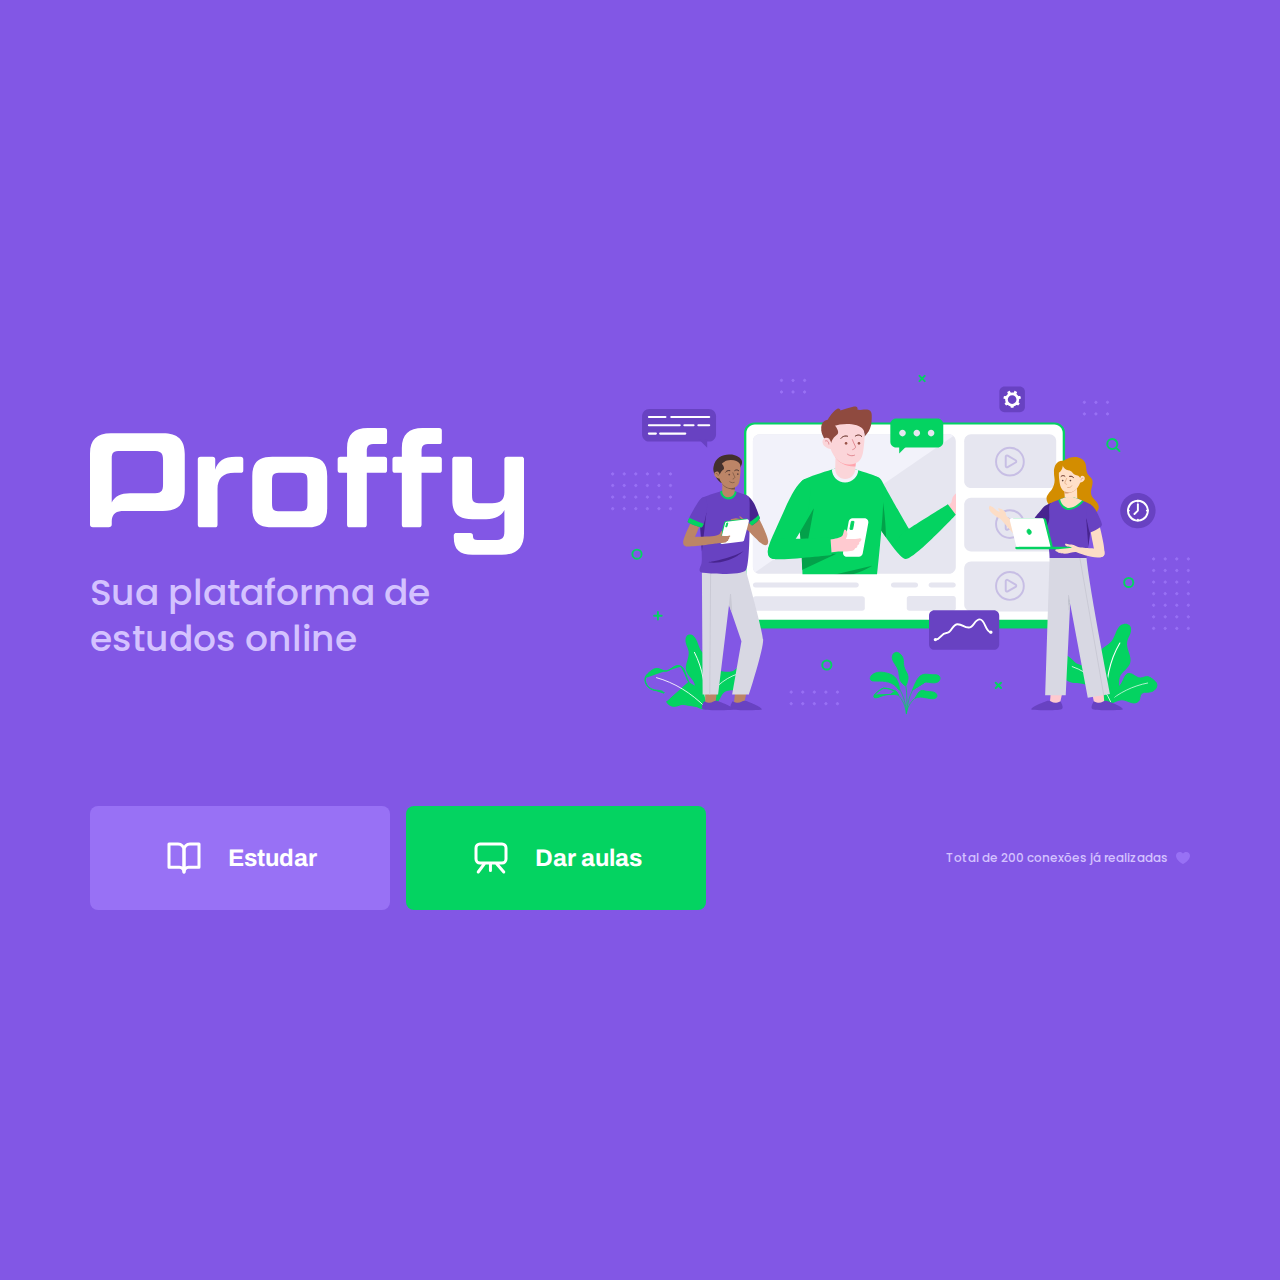
<file: index.html>
<!DOCTYPE html>

<html lang="pt_br">
    <head>
        <meta charset="UTF-8">
        <meta name="viewport" content="width=device-width, initial-scale=1.0">
        <title>Proffy | sua plataforma de estudos online</title>
      
        <link rel="stylesheet" href="/styles/main.css"> 
        <link rel="stylesheet" href="/styles/partials/page-landing.css"> 
        <link href="https://fonts.googleapis.com/css2?family=Archivo:wght@400;700&amp;family=Poppins:wght@400;600&amp;display=swap" rel="stylesheet">

    </head>
    <body id="page-landing">

        <div id="container">
            <div class="logo-container">
                <img src="/images/images/logo.svg" alt="Proffy">
                <h2>Sua plataforma de estudos online</h2>
            </div>

            <img class="hero-image" src="/images/images/landing.svg" alt="Plataforma de Estudos">
        
            <div class="buttons-container">
                <a class="study" href="/study.html"><img src="/images/images/icons/study.svg" alt="Estudar">Estudar</a>

                <a class="give-classes" href="/give-classes.html"><img src="/images/images/icons/give-classes.svg" alt="Dar aulas">Dar aulas</a>
            </div>
                <p class="total-connections">
                    Total de 200 conexões já realizadas
                    <img src="/images/images/icons/purple-heart.svg" alt="coração roxo">
                </p>
            </div>

       
        
    </div>
    </body>
</html>
</file>
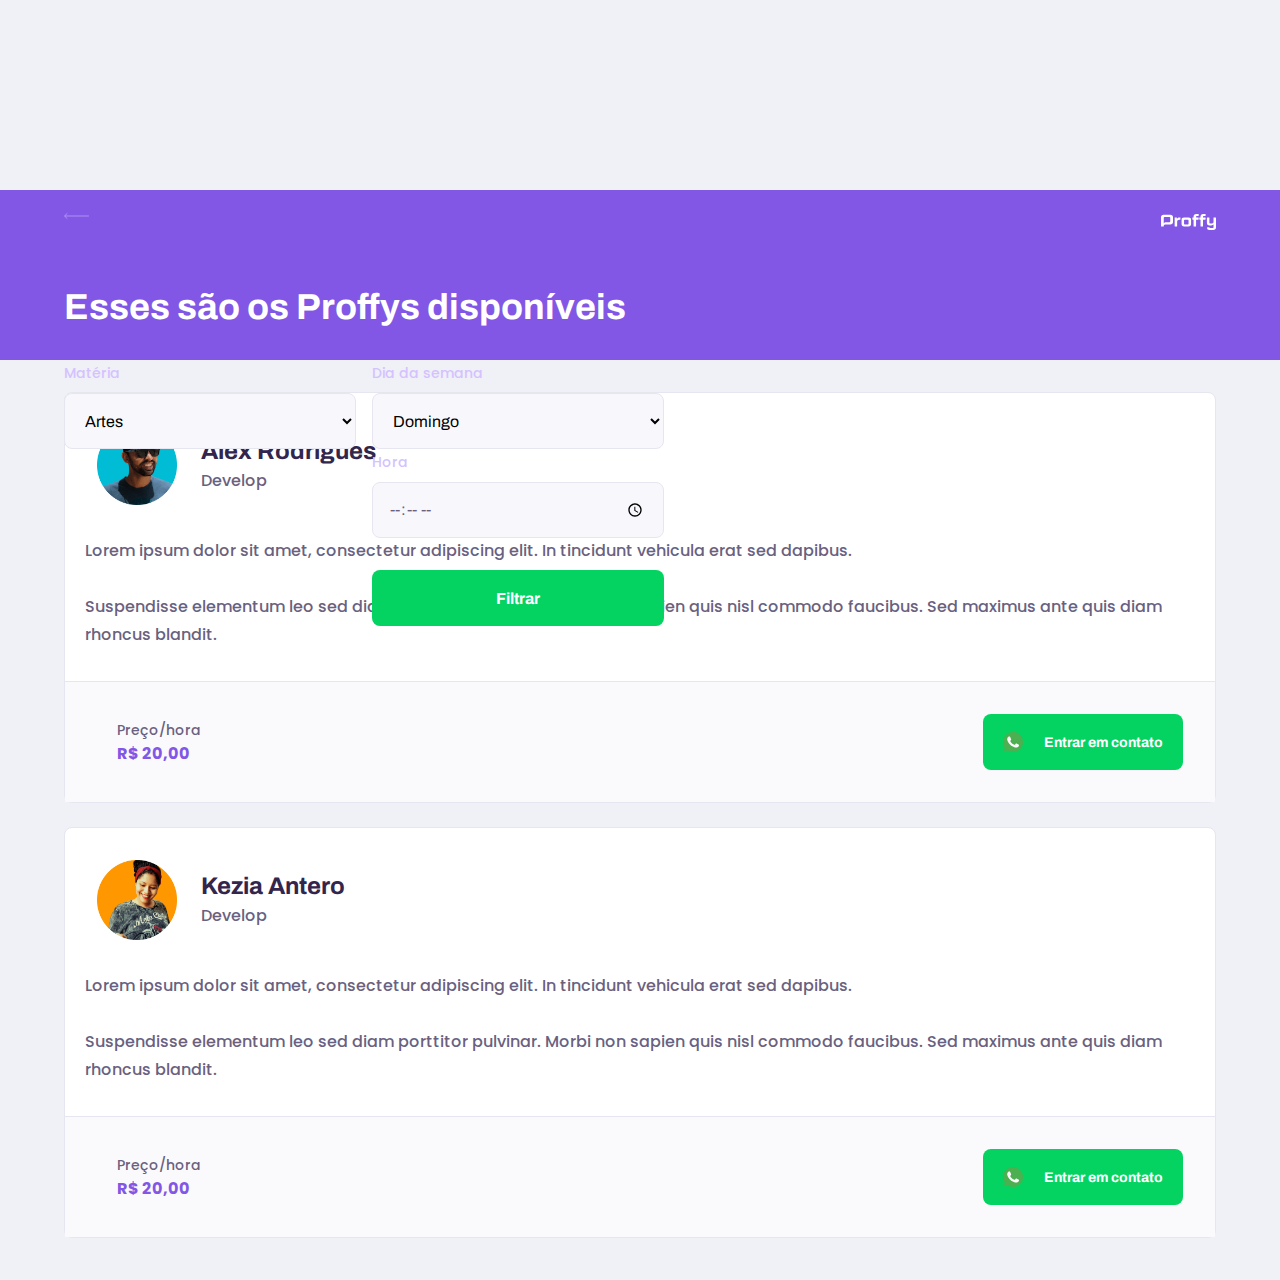
<file: study.html>
<!DOCTYPE html>

<html lang="pt_br">
    <head>
        <meta charset="UTF-8">
        <meta name="viewport" content="width=device-width, initial-scale=1.0">
        <title>Proffy | sua plataforma de estudos online</title>
      
        <link rel="stylesheet" href="/styles/main.css"> 
        <link rel="stylesheet" href="/styles/partials/page-study.css"> 
        <link href="https://fonts.googleapis.com/css2?family=Archivo:wght@400;700&amp;family=Poppins:wght@400;600&amp;display=swap" rel="stylesheet">

    </head>
    <body id="page-study">

        <div id="container">
           <header class="page-header">
               <div class="top-bar-container">
                   <a href="/">
                     <img src="/images/images/icons/back.svg" alt="Voltar">
                    </a>
                    <img src="/images/images/logo.svg" alt="proffy">
               </div>

               <div class="header-content">
                   <strong>Esses são os Proffys disponíveis</strong>
                   <form id="search-teachers">
                       <div class="select-block">
                         <label for="subject">Matéria</label>
                         <select name="subject" id="subject">
                            <option value="" disabled="" hidden="">Selecione uma opção</option>
                           <option value="1">Artes</option>
                           <option value="2">Biologia</option>
                           <option value="3">Ciências</option>
                           <option value="4">Educação fisica</option>
                           <option value="5">Física</option>
                           <option value="6">Geografia</option>
                           <option value="7">História</option>
                           <option value="8">Matemtica</option>
                           <option value="9">Português</option>
                           <option value="10">Qumica</option>
                        </select>
                       </div>
                       <div class="select-block">
                           
                        <label for="weekday">Dia da semana</label>
                        <select name="weekday" id="weekday">
                           <option value="" disabled="" hidden="">Selecione uma opção</option>
                          <option value="0">Domingo</option>
                          <option value="1">Segunda-feira</option>
                          <option value="2">Terça-feira</option>
                          <option value="3">Quarta-feira</option>
                          <option value="4">Quinta-feira</option>
                          <option value="5">Sexta-feira</option>
                          <option value="6">Sábado</option>
                          
                       </select>
                       <div class="input-block">
                            <label for="time">Hora</label>
                            <input name="time" id="time" type="time">   
                       </div>
                       <button type="submit">Filtrar</button>
                   </form>
               </div>
           </header>
           <main>
                <article class="teacher-item">
                    <header>
                        <img src="/images/images/alex.png" alt="Alex Rodrigues">
                        <div>
                            <strong>Alex Rodrigues</strong>
                            <span>Develop</span>
                        </div>
                    </header>
                    <p>Lorem ipsum dolor sit amet, consectetur adipiscing elit. In tincidunt vehicula erat sed dapibus. <br><br> Suspendisse elementum leo sed diam porttitor pulvinar. Morbi non sapien quis nisl commodo faucibus. Sed maximus ante quis diam rhoncus blandit.</p>
                    <footer>
                        <p>Preço/hora<strong>R$ 20,00</strong></p>
                        <button type="button"><img src="/images/images/icons/whatsapp.svg" alt="whatsapp">Entrar em contato</button>
                    </footer>
                </article>
                <article class="teacher-item">
                    <header>
                        <img src="/images/images/kel.png" alt="Kezia Antero">
                        <div>
                            <strong>Kezia Antero</strong>
                            <span>Develop</span>
                        </div>
                    </header>
                    <p>Lorem ipsum dolor sit amet, consectetur adipiscing elit. In tincidunt vehicula erat sed dapibus. <br><br> Suspendisse elementum leo sed diam porttitor pulvinar. Morbi non sapien quis nisl commodo faucibus. Sed maximus ante quis diam rhoncus blandit.</p>
                    <footer>
                        <p>Preço/hora<strong>R$ 20,00</strong></p>
                        <button type="button"><img src="/images/images/icons/whatsapp.svg" alt="whatsapp">Entrar em contato</button>
                    </footer>
                </article>
           </main>
        </div>
    </body>
</html>
</file>
<file: styles/main.css>
/* CSS - Cascading Style sheets */

:root {
    /* variaveis css */
    --color-background: #F0F0F7;
    --color-primary-lighter: #9871F5;
    --color-primary-light: #916BEA;
    --color-primary: #8257E5;
    --color-primary-dark: #774DD6;
    --color-primary-darker: #6842c2;
    --color-secondary: #04D361;
    --color-secondary-dark: #04BF58;
    --color-title-in-primary: #FFFFFF;
    --color-text-in-primary: #D4C2FF;
    --color-text-title: #32264D;
    --color-text-complement: #9C98A6;
    --color-text-base: #6A6180;
    --color-line-in-white: #E6E6F0;
    --color-input-background: #F8F8FC;
    --color-button-text: #FFFFFF;
    --color-box-base: #FFFFFF;
    --color-box-footer: #FAFAFC;
    --color-small-info: #C1BCCC;

    /* tamanho da fonte padrão: 16px - 100% - 1rem*/
    font-size: 60%; /* controle das medidas rem */
}

* {
    margin: 0;
    padding: 0;
    box-sizing: border-box;
}

html, body {
    height: 100vw;
}

body {
    background: var(--color-background);
    display: flex;
    align-items: center;
    justify-content: center;

}

body, input, button, textarea {
   /* font: 500 1.6rem poppins; */
    font-weight: 500;
    font-family: Poppins;
    font-size: 1.6rem;
    color: var(--color-text-base);
}

#container {
    width: 90vw; /* width = altura */
    max-width: 700px;
    
}

@media (min-width: 700px) {
    :root {
        font-size: 62.5%; /* todo 1rem vai ser relativo a 10px */
    }
}
</file>
<file: styles/partials/page-landing.css>
#page-landing {
    background: var(--color-primary);
}

#page-landing #container {
    color: var(--color-text-in-primary);
}

.logo-container img {
    height: 10rem;
}

.logo-container {
    text-align: center;
    margin-bottom: 3.2rem;
}

.logo-container h2 {
    font-weight: 500;
    font-size: 3.6rem;
    line-height: 4.6rem;
    margin-top: 0.8rem;
}

.hero-image {
    width: 100%;
}

.buttons-container {
    display: flex;
    justify-content: center;
    margin: 3.2rem 0;
}

.buttons-container a {
    width: 30rem;
    height: 10.4rem;

    border-radius: 0.8rem;
    margin-right: 1.6rem;

    font: 700 2.4rem Archivo;

    display: flex;
    align-items: center;
    justify-content: center;

    text-decoration: none;

    transition: background 0.2s;

    color: var(--color-button-text);
}



.buttons-container a img {
    width: 4rem;
    margin-right: 2.4rem;
}

.buttons-container a.study {
    background: var(--color-primary-lighter);
}

.buttons-container a.study:hover {
    background: var(--color-primary-lighter);
}

.buttons-container a.give-classes {
    background: var(--color-secondary);
    margin-right: 0;
}

.buttons-container a.give-classes:hover {
    background: var(--color-secondary-dark);
}

.total-connections {
    font-size: 1.2rem;

    display: flex;
    align-items: center;
    justify-content: center;
}

.total-connections img {
    margin-left: 0.8rem;
}

@media (max-width: 699px) {
    :root {
        font-size: 40%; /* modificar as medidas re, */
    }
    
}

@media (min-width: 1100px) {
    #page-landing #container {
        max-width: 1100px;
        display: grid;
        grid-template-columns: 2fr 1fr 2fr;
        grid-template-rows: 350px 1fr;
        grid-template-areas: 
        "proffy image image"
        "button button texting";
        column-gap: 87px;
        row-gap: 86px;
    }
}

.logo-container {
    grid-area: proffy;
    text-align: initial;
    align-self: center;
    margin: 0;
}

.logo-container img {
    height: 127px;
}

.hero-image {
    grid-area: image;
    height: 350px;
}
.buttons-container {
    grid-area: button;
    justify-content: flex-start;
    margin: 0;
}
.total-connections {
    grid-area: texting;
    justify-self: end;
    
}
</file>
<file: styles/partials/page-study.css>
#page-study #container {
    width: 100vw;
    height: 100vh;
}

.page-header {
    background-color: var(--color-primary);

    display: flex;
    flex-direction: column;
}

.page-header .top-bar-container {
    width: 90%;
    margin: 0 auto;
    display: flex;
    align-items: center;
    justify-content: space-between;
    padding: 1.6rem 0;
}

.page-header .top-bar-container a {
    height: 3.2rem;
    transition: opacity 0.2s;
}

.page-header .top-bar-container a:hover {
    opacity: 0.6;
}

.page-header .top-bar-container img {
    height: 1.6rem;
}

.page-header .header-content {
    width: 90%;
    margin: 3.2rem auto;
}

.page-header .header-content strong {
    font: 700 3.6rem Archivo;
    line-height: 4.2rem;
    color: var(--color-title-in-primary);
}

#search-teachers {
    margin-top: 3.2rem;

}

#search-teachers label {
    color: var(--color-text-in-primary);
}

#search-teachers .select-block {
    margin-bottom: 1.4rem;
}

#search-teachers button {
    width: 100%;
    height: 5.6rem;
    background: var(--color-secondary);
    color: var(--color-button-text);
    border: 0;
    border-radius: .8rem;
    cursor: pointer;
    font: 700 1.6rem Archivo;
    display: flex;
    align-items: center;
    justify-content: center;
    
    transition: background 0.2s;
    margin-top: 3.2rem;
}

#search-teachers button:hover {
    background-color: var(--color-secondary-dark);
}

.select-block label,
.input-block label {
    font-size: 1.4rem;
    color: var(--color-text-in-complement);
}

.input-block input,
.select-block select {
    width: 100%;
    height: 5.6rem;
    margin-top: 0.8rem;
    border-radius: 0.8rem;
    background: var(--color-input-background);
    border: 1px solid var(--color-line-in-white);
    outline: 0;
    padding: 0 1.6rem;
    font: 1.6rem Archivo;
}

.input-block {
    position: relative;
}

.input-block:focus-within::after {
    content: "";
    width: calc(100% - 3.2rem);
    height: 2px;
    background: var(--color-primary-light);
    position: absolute;
    left: 1.6rem;
    bottom: 0px;
}

#page-study main {
    margin: 3.2rem auto;
    width: 90%;
}

.teacher-item {
    background-color: var(--color-box-base);
    border: 1px solid var(--color-line-in-white);
    border-radius: .8rem;
    margin-top: 2.4rem;
}

.teacher-item header {
    padding: 3.2rem 2rem;
    display: flex;
    align-items: center;
}

.teacher-item header img {
    width: 8rem;
    height: 8rem;
   
}

.teacher-item header div {
    margin-left: 2.4rem;
}

.teacher-item header div strong {
    font: 700 2.4rem Archivo;
    display: block;
    color: var(--color-text-title);
}

.teacher-item header div span {
    font-size: 1.6rem;
    display: block;
    margin-top: .4rem;
}

.teacher-item p {
    padding: 0 2rem;
    font-size: 1.6rem;
    line-height: 2.8rem;
}

.teacher-item footer {
    padding: 3.2rem 2rem;
    background-color: var(--color-box-footer);
    border-top: 1px solid var(--color-line-in-white);
    margin-top: 3.2rem;

    display: flex;
    align-items: center;
    justify-content: space-between;
}

.teacher-item footer p {
    font-size: 1.4rem;
    line-height: 2.4rem;
    color: var(--color-text-in-complement);
}

.teacher-item footer p strong {
    font-size: 1.6rem;
    color: var(--color-primary);
    display: block;
}

.teacher-item footer button {
    width: 20rem;
    height: 5.6rem;
    background: var(--color-secondary);
    color: var(--color-button-text);
    border: 0;
    border-radius: .8rem;
    cursor: pointer;
    font: 700 1.4rem Archivo;

    display: flex;
    align-items: center;
    justify-content: space-evenly;

    text-decoration: none;

    transition: background 0.2s;
    margin-left: 1.6rem;
}

.teacher-item footer button:hover {
    background: var(--color-secondary-dark);
}

@media (min-width: 700px) {
    #page-study #container {
        max-width: 100vw;
    }
    .teacher-item header,
    .teacher-item footer {
        padding: 32px;
    }

     #search-teachers {
       display: grid;
       grid-template-columns: repeat(4, 1fr);
       gap: 16px;
       position: absolute;
       
   }

}
</file>
